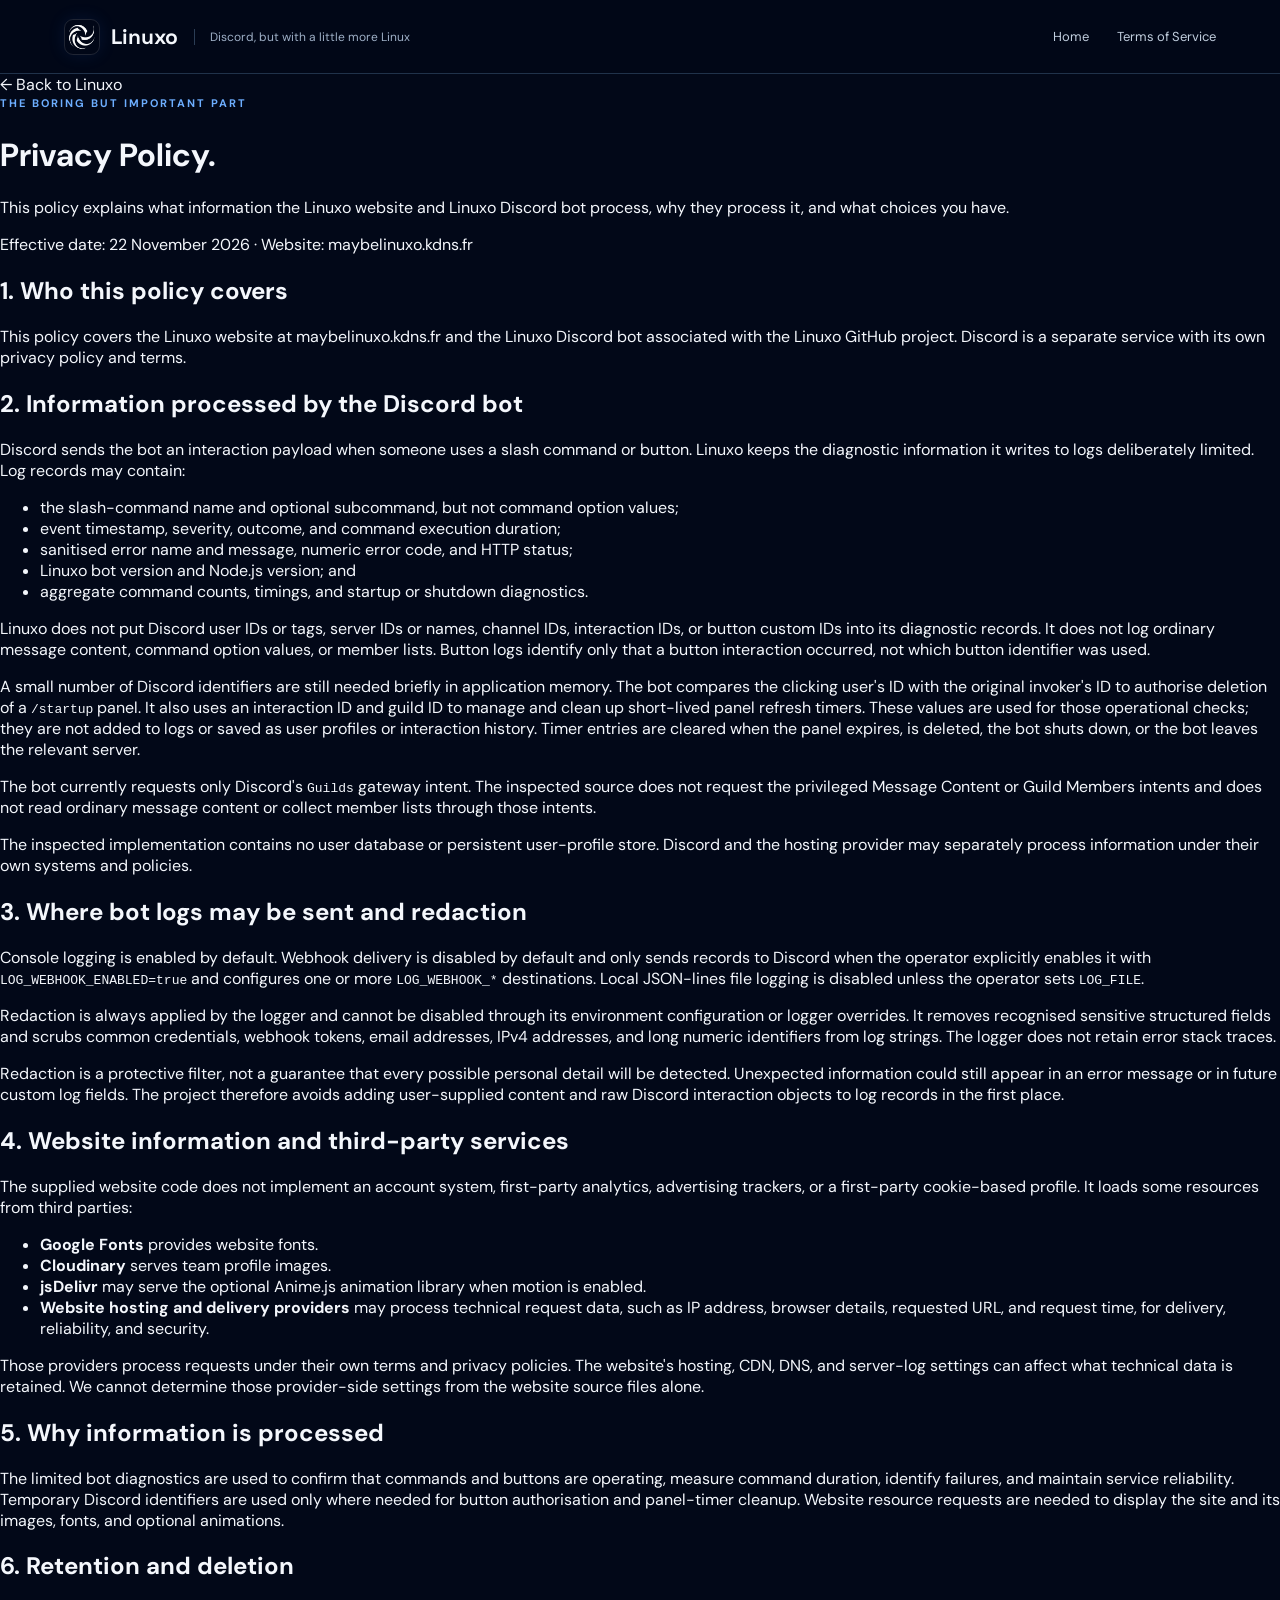
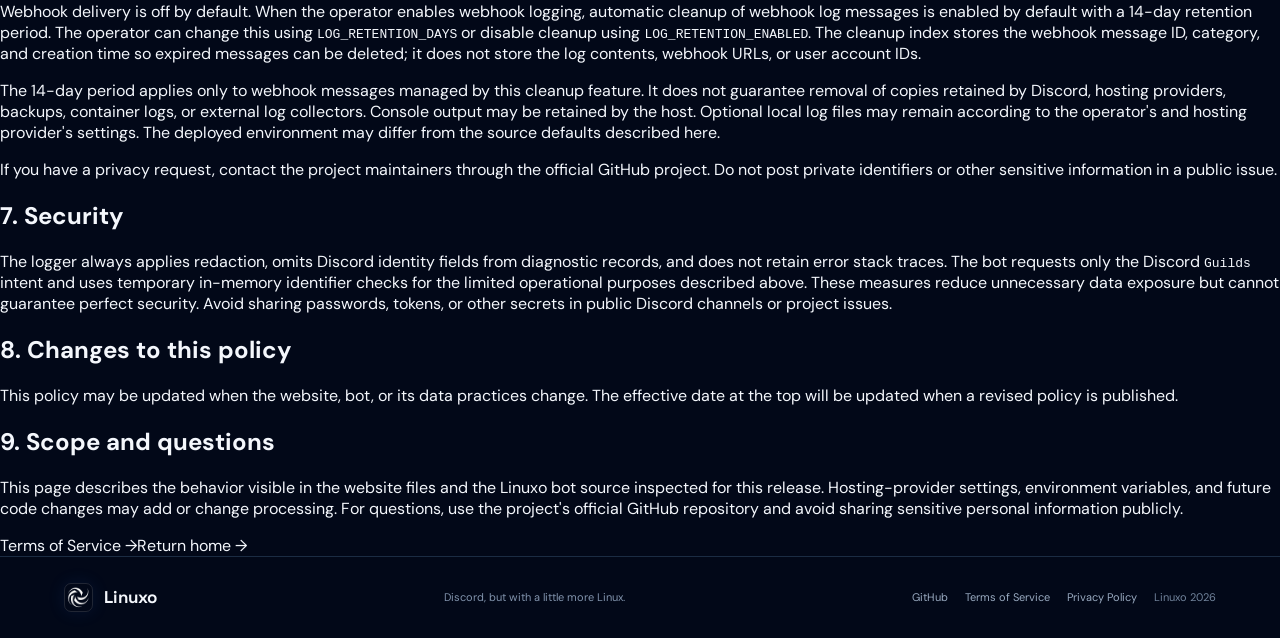
<file: privacy.html>
<!doctype html>
<html lang="en">
<head>
<meta charset="utf-8">
<meta name="viewport" content="width=device-width, initial-scale=1">
<meta name="theme-color" content="#020818">
<meta name="description" content="Privacy Policy for the Linuxo website and Discord bot.">
<title>Privacy Policy | Linuxo</title>
<link rel="preconnect" href="https://fonts.googleapis.com">
<link rel="preconnect" href="https://fonts.gstatic.com" crossorigin>
<link href="https://fonts.googleapis.com/css2?family=DM+Sans:wght@400;500;600;700&family=Space+Grotesk:wght@400;500;600;700&display=swap" rel="stylesheet">
<link rel="stylesheet" href="styles.css">
</head>
<body class="legal-body">
<header class="topbar">
 <a class="brand" href="index.html" aria-label="Linuxo home"><img class="brand-logo" src="linuxo-logo.png" alt=""><b>Linuxo</b><span class="tagline">Discord, but with a little more Linux</span></a>
 <nav aria-label="Main navigation"><a href="index.html">Home</a><a href="terms.html">Terms of Service</a></nav>
</header>
<main class="legal-main">
 <a class="legal-back" href="index.html">← Back to Linuxo</a>
 <p class="eyebrow">THE BORING BUT IMPORTANT PART</p>
 <h1>Privacy <span>Policy.</span></h1>
 <p class="legal-lead">This policy explains what information the Linuxo website and Linuxo Discord bot process, why they process it, and what choices you have.</p>
 <p class="legal-updated">Effective date: 22 November 2026 · Website: <a href="https://maybelinuxo.kdns.fr">maybelinuxo.kdns.fr</a></p>

 <section class="legal-section"><h2>1. Who this policy covers</h2><p>This policy covers the Linuxo website at maybelinuxo.kdns.fr and the Linuxo Discord bot associated with the <a href="https://github.com/Krishnadehariyareturns/Linuxo-Is-On" target="_blank" rel="noopener noreferrer">Linuxo GitHub project</a>. Discord is a separate service with its own privacy policy and terms.</p></section>
 <section class="legal-section"><h2>2. Information processed by the Discord bot</h2>
<p>Discord sends the bot an interaction payload when someone uses a slash command or button. Linuxo keeps the diagnostic information it writes to logs deliberately limited. Log records may contain:</p>
<ul>
<li>the slash-command name and optional subcommand, but not command option values;</li>
<li>event timestamp, severity, outcome, and command execution duration;</li>
<li>sanitised error name and message, numeric error code, and HTTP status;</li>
<li>Linuxo bot version and Node.js version; and</li>
<li>aggregate command counts, timings, and startup or shutdown diagnostics.</li>
</ul>
<p>Linuxo does not put Discord user IDs or tags, server IDs or names, channel IDs, interaction IDs, or button custom IDs into its diagnostic records. It does not log ordinary message content, command option values, or member lists. Button logs identify only that a button interaction occurred, not which button identifier was used.</p>
<p>A small number of Discord identifiers are still needed briefly in application memory. The bot compares the clicking user's ID with the original invoker's ID to authorise deletion of a <code>/startup</code> panel. It also uses an interaction ID and guild ID to manage and clean up short-lived panel refresh timers. These values are used for those operational checks; they are not added to logs or saved as user profiles or interaction history. Timer entries are cleared when the panel expires, is deleted, the bot shuts down, or the bot leaves the relevant server.</p>
<p>The bot currently requests only Discord's <code>Guilds</code> gateway intent. The inspected source does not request the privileged Message Content or Guild Members intents and does not read ordinary message content or collect member lists through those intents.</p>
<p>The inspected implementation contains no user database or persistent user-profile store. Discord and the hosting provider may separately process information under their own systems and policies.</p></section>
 <section class="legal-section"><h2>3. Where bot logs may be sent and redaction</h2>
<p>Console logging is enabled by default. Webhook delivery is disabled by default and only sends records to Discord when the operator explicitly enables it with <code>LOG_WEBHOOK_ENABLED=true</code> and configures one or more <code>LOG_WEBHOOK_*</code> destinations. Local JSON-lines file logging is disabled unless the operator sets <code>LOG_FILE</code>.</p>
<p>Redaction is always applied by the logger and cannot be disabled through its environment configuration or logger overrides. It removes recognised sensitive structured fields and scrubs common credentials, webhook tokens, email addresses, IPv4 addresses, and long numeric identifiers from log strings. The logger does not retain error stack traces.</p>
<p>Redaction is a protective filter, not a guarantee that every possible personal detail will be detected. Unexpected information could still appear in an error message or in future custom log fields. The project therefore avoids adding user-supplied content and raw Discord interaction objects to log records in the first place.</p></section>
 <section class="legal-section"><h2>4. Website information and third-party services</h2><p>The supplied website code does not implement an account system, first-party analytics, advertising trackers, or a first-party cookie-based profile. It loads some resources from third parties:</p><ul><li><strong>Google Fonts</strong> provides website fonts.</li><li><strong>Cloudinary</strong> serves team profile images.</li><li><strong>jsDelivr</strong> may serve the optional Anime.js animation library when motion is enabled.</li><li><strong>Website hosting and delivery providers</strong> may process technical request data, such as IP address, browser details, requested URL, and request time, for delivery, reliability, and security.</li></ul><p>Those providers process requests under their own terms and privacy policies. The website's hosting, CDN, DNS, and server-log settings can affect what technical data is retained. We cannot determine those provider-side settings from the website source files alone.</p></section>
 <section class="legal-section"><h2>5. Why information is processed</h2>
<p>The limited bot diagnostics are used to confirm that commands and buttons are operating, measure command duration, identify failures, and maintain service reliability. Temporary Discord identifiers are used only where needed for button authorisation and panel-timer cleanup. Website resource requests are needed to display the site and its images, fonts, and optional animations.</p></section>
 <section class="legal-section"><h2>6. Retention and deletion</h2>
<p>Webhook delivery is off by default. When the operator enables webhook logging, automatic cleanup of webhook log messages is enabled by default with a 14-day retention period. The operator can change this using <code>LOG_RETENTION_DAYS</code> or disable cleanup using <code>LOG_RETENTION_ENABLED</code>. The cleanup index stores the webhook message ID, category, and creation time so expired messages can be deleted; it does not store the log contents, webhook URLs, or user account IDs.</p>
<p>The 14-day period applies only to webhook messages managed by this cleanup feature. It does not guarantee removal of copies retained by Discord, hosting providers, backups, container logs, or external log collectors. Console output may be retained by the host. Optional local log files may remain according to the operator's and hosting provider's settings. The deployed environment may differ from the source defaults described here.</p>
<p>If you have a privacy request, contact the project maintainers through the <a href="https://github.com/Krishnadehariyareturns/Linuxo-Is-On" target="_blank" rel="noopener noreferrer">official GitHub project</a>. Do not post private identifiers or other sensitive information in a public issue.</p></section>
 <section class="legal-section"><h2>7. Security</h2>
<p>The logger always applies redaction, omits Discord identity fields from diagnostic records, and does not retain error stack traces. The bot requests only the Discord <code>Guilds</code> intent and uses temporary in-memory identifier checks for the limited operational purposes described above. These measures reduce unnecessary data exposure but cannot guarantee perfect security. Avoid sharing passwords, tokens, or other secrets in public Discord channels or project issues.</p></section>
 <section class="legal-section"><h2>8. Changes to this policy</h2><p>This policy may be updated when the website, bot, or its data practices change. The effective date at the top will be updated when a revised policy is published.</p></section>
 <section class="legal-section"><h2>9. Scope and questions</h2><p>This page describes the behavior visible in the website files and the Linuxo bot source inspected for this release. Hosting-provider settings, environment variables, and future code changes may add or change processing. For questions, use the project's official GitHub repository and avoid sharing sensitive personal information publicly.</p></section>
 <div class="legal-footer"><a href="terms.html">Terms of Service →</a><a href="index.html">Return home →</a></div>
</main>
<footer class="site-footer"><a class="footer-brand" href="index.html"><img class="brand-logo footer-logo" src="linuxo-logo.png" alt=""><b>Linuxo</b></a><p>Discord, but with a little more Linux.</p><nav class="footer-links" aria-label="Footer links"><a href="https://github.com/Krishnadehariyareturns/Linuxo-Is-On" target="_blank" rel="noopener noreferrer">GitHub</a><a href="terms.html">Terms of Service</a><a href="privacy.html">Privacy Policy</a><span class="copyright">Linuxo 2026</span></nav></footer>
</body>
</html>
</file>
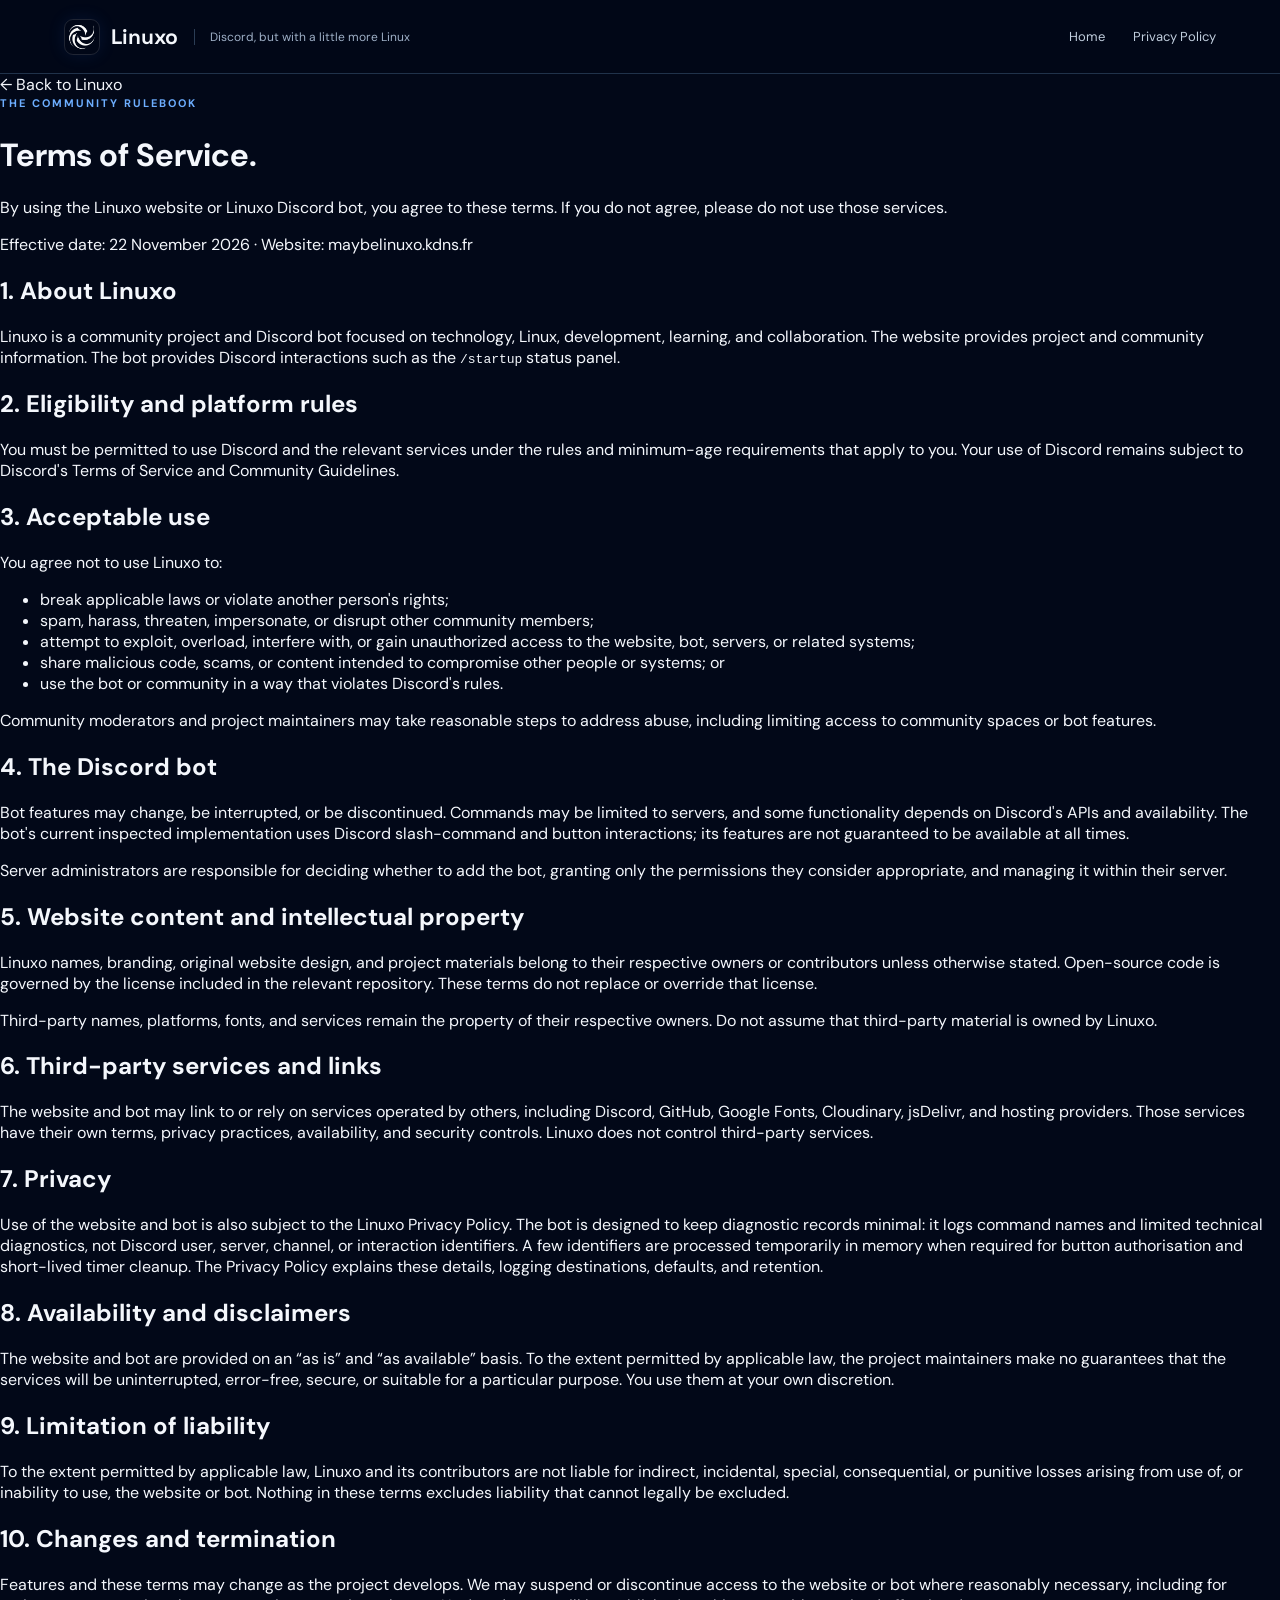
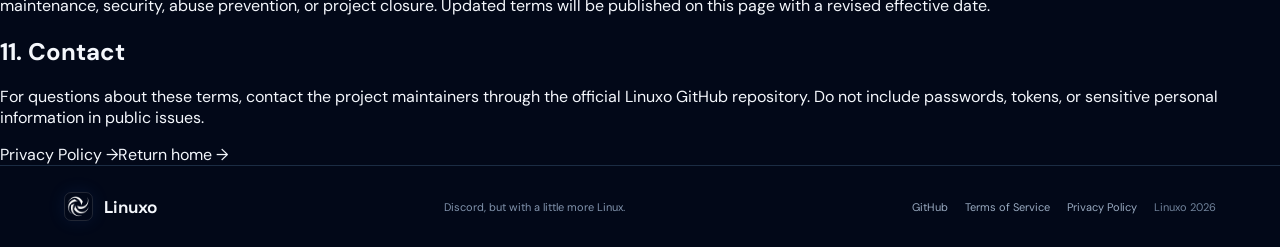
<file: terms.html>
<!doctype html>
<html lang="en">
<head>
<meta charset="utf-8">
<meta name="viewport" content="width=device-width, initial-scale=1">
<meta name="theme-color" content="#020818">
<meta name="description" content="Terms of Service for the Linuxo website and Discord bot.">
<title>Terms of Service | Linuxo</title>
<link rel="preconnect" href="https://fonts.googleapis.com">
<link rel="preconnect" href="https://fonts.gstatic.com" crossorigin>
<link href="https://fonts.googleapis.com/css2?family=DM+Sans:wght@400;500;600;700&family=Space+Grotesk:wght@400;500;600;700&display=swap" rel="stylesheet">
<link rel="stylesheet" href="styles.css">
</head>
<body class="legal-body">
<header class="topbar">
 <a class="brand" href="index.html" aria-label="Linuxo home"><img class="brand-logo" src="linuxo-logo.png" alt=""><b>Linuxo</b><span class="tagline">Discord, but with a little more Linux</span></a>
 <nav aria-label="Main navigation"><a href="index.html">Home</a><a href="privacy.html">Privacy Policy</a></nav>
</header>
<main class="legal-main">
 <a class="legal-back" href="index.html">← Back to Linuxo</a>
 <p class="eyebrow">THE COMMUNITY RULEBOOK</p>
 <h1>Terms of <span>Service.</span></h1>
 <p class="legal-lead">By using the Linuxo website or Linuxo Discord bot, you agree to these terms. If you do not agree, please do not use those services.</p>
 <p class="legal-updated">Effective date: 22 November 2026 · Website: <a href="https://maybelinuxo.kdns.fr">maybelinuxo.kdns.fr</a></p>

 <section class="legal-section"><h2>1. About Linuxo</h2><p>Linuxo is a community project and Discord bot focused on technology, Linux, development, learning, and collaboration. The website provides project and community information. The bot provides Discord interactions such as the <code>/startup</code> status panel.</p></section>
 <section class="legal-section"><h2>2. Eligibility and platform rules</h2><p>You must be permitted to use Discord and the relevant services under the rules and minimum-age requirements that apply to you. Your use of Discord remains subject to <a href="https://discord.com/terms" target="_blank" rel="noopener noreferrer">Discord's Terms of Service</a> and <a href="https://discord.com/guidelines" target="_blank" rel="noopener noreferrer">Community Guidelines</a>.</p></section>
 <section class="legal-section"><h2>3. Acceptable use</h2><p>You agree not to use Linuxo to:</p><ul><li>break applicable laws or violate another person's rights;</li><li>spam, harass, threaten, impersonate, or disrupt other community members;</li><li>attempt to exploit, overload, interfere with, or gain unauthorized access to the website, bot, servers, or related systems;</li><li>share malicious code, scams, or content intended to compromise other people or systems; or</li><li>use the bot or community in a way that violates Discord's rules.</li></ul><p>Community moderators and project maintainers may take reasonable steps to address abuse, including limiting access to community spaces or bot features.</p></section>
 <section class="legal-section"><h2>4. The Discord bot</h2><p>Bot features may change, be interrupted, or be discontinued. Commands may be limited to servers, and some functionality depends on Discord's APIs and availability. The bot's current inspected implementation uses Discord slash-command and button interactions; its features are not guaranteed to be available at all times.</p><p>Server administrators are responsible for deciding whether to add the bot, granting only the permissions they consider appropriate, and managing it within their server.</p></section>
 <section class="legal-section"><h2>5. Website content and intellectual property</h2><p>Linuxo names, branding, original website design, and project materials belong to their respective owners or contributors unless otherwise stated. Open-source code is governed by the license included in the relevant repository. These terms do not replace or override that license.</p><p>Third-party names, platforms, fonts, and services remain the property of their respective owners. Do not assume that third-party material is owned by Linuxo.</p></section>
 <section class="legal-section"><h2>6. Third-party services and links</h2><p>The website and bot may link to or rely on services operated by others, including Discord, GitHub, Google Fonts, Cloudinary, jsDelivr, and hosting providers. Those services have their own terms, privacy practices, availability, and security controls. Linuxo does not control third-party services.</p></section>
 <section class="legal-section"><h2>7. Privacy</h2><p>Use of the website and bot is also subject to the <a href="privacy.html">Linuxo Privacy Policy</a>. The bot is designed to keep diagnostic records minimal: it logs command names and limited technical diagnostics, not Discord user, server, channel, or interaction identifiers. A few identifiers are processed temporarily in memory when required for button authorisation and short-lived timer cleanup. The Privacy Policy explains these details, logging destinations, defaults, and retention.</p></section>
 <section class="legal-section"><h2>8. Availability and disclaimers</h2><p>The website and bot are provided on an “as is” and “as available” basis. To the extent permitted by applicable law, the project maintainers make no guarantees that the services will be uninterrupted, error-free, secure, or suitable for a particular purpose. You use them at your own discretion.</p></section>
 <section class="legal-section"><h2>9. Limitation of liability</h2><p>To the extent permitted by applicable law, Linuxo and its contributors are not liable for indirect, incidental, special, consequential, or punitive losses arising from use of, or inability to use, the website or bot. Nothing in these terms excludes liability that cannot legally be excluded.</p></section>
 <section class="legal-section"><h2>10. Changes and termination</h2><p>Features and these terms may change as the project develops. We may suspend or discontinue access to the website or bot where reasonably necessary, including for maintenance, security, abuse prevention, or project closure. Updated terms will be published on this page with a revised effective date.</p></section>
 <section class="legal-section"><h2>11. Contact</h2><p>For questions about these terms, contact the project maintainers through the <a href="https://github.com/Krishnadehariyareturns/Linuxo-Is-On" target="_blank" rel="noopener noreferrer">official Linuxo GitHub repository</a>. Do not include passwords, tokens, or sensitive personal information in public issues.</p></section>
 <div class="legal-footer"><a href="privacy.html">Privacy Policy →</a><a href="index.html">Return home →</a></div>
</main>
<footer class="site-footer"><a class="footer-brand" href="index.html"><img class="brand-logo footer-logo" src="linuxo-logo.png" alt=""><b>Linuxo</b></a><p>Discord, but with a little more Linux.</p><nav class="footer-links" aria-label="Footer links"><a href="https://github.com/Krishnadehariyareturns/Linuxo-Is-On" target="_blank" rel="noopener noreferrer">GitHub</a><a href="terms.html">Terms of Service</a><a href="privacy.html">Privacy Policy</a><span class="copyright">Linuxo 2026</span></nav></footer>
</body>
</html>
</file>
<file: styles.css>
*{box-sizing:border-box}
:root{--bg:#020818;--surface:#0a1728;--blue:#3988ff;--text:#f4f7fc;--muted:#a9b9ce;--line:#1c3049;--font:'DM Sans',sans-serif;--display:'Space Grotesk',sans-serif;--serif:'Cormorant Garamond',serif}
html{scroll-behavior:smooth;scroll-padding-top:82px}
body{margin:0;background:var(--bg);color:var(--text);font-family:var(--font);overflow-x:hidden}
a{color:inherit;text-decoration:none}
.topbar{min-height:74px;display:flex;align-items:center;justify-content:space-between;gap:28px;padding:0 max(5%,calc((100% - 1240px)/2));border-bottom:1px solid #20324a;position:sticky;top:0;z-index:10;background:#020818f2;backdrop-filter:blur(16px)}
.brand,.footer-brand{display:flex;align-items:center;gap:11px;white-space:nowrap}.brand b,.footer-brand b{font:700 21px var(--display)}.brand-logo{width:36px;height:36px;display:block;object-fit:cover;border-radius:9px;border:1px solid rgba(255,255,255,.12);box-shadow:0 0 18px rgba(50,132,255,.10)}.tagline{font-size:12px;color:#9eafc6;border-left:1px solid #2b3d55;padding-left:15px;margin-left:5px}
.topbar nav{display:flex;align-items:center;gap:28px}.topbar nav>a{font-size:13px;color:#c1cede;transition:color .2s}.topbar nav>a:hover,.topbar nav>a.active{color:#6eafff}.nav-join{border:1px solid #355d92;border-radius:8px;padding:10px 15px;color:#fff}.menu-toggle{display:none}
.hero{width:min(1240px,90%);margin:auto;min-height:480px;padding:48px 0 40px;display:grid;grid-template-columns:1.02fr .98fr;align-items:center;gap:30px;border-bottom:1px solid var(--line)}.hero-copy{position:relative;z-index:1}.eyebrow{color:#6daeff;font-weight:700;font-size:11px;letter-spacing:2px;line-height:1.6;margin:0 0 14px}.hero h1{font:700 clamp(42px,5.1vw,66px)/1.04 var(--display);letter-spacing:-2.4px;margin:0}.serif-accent{font-family:var(--serif);font-style:italic;font-weight:600;letter-spacing:-.045em;font-size:1.08em}.hero h1 span,.developer-head h2 span,.faq h2 span{color:#4a94ff}.intro{font-size:16px;line-height:1.75;color:#b6c5d9;max-width:510px;margin:20px 0 28px}.actions{display:flex;gap:12px;align-items:center;flex-wrap:wrap}.btn{min-height:46px;display:inline-flex;align-items:center;justify-content:center;gap:15px;padding:0 18px;border-radius:8px;font-size:13px;font-weight:700;transition:background .2s,border-color .2s,transform .2s}.btn:hover{transform:translateY(-2px);outline:1px solid var(--blue);outline-offset:2px;box-shadow:0 0 0 4px rgba(57,136,255,.12),0 0 22px rgba(57,136,255,.12)}.primary{background:#2676e8;color:#fff;border:1px solid #3988ff}.primary:hover{background:#3988ff;border-color:#78b3ff}.secondary{border:1px solid #344a65;color:#e2eaf5;background:#0b1727}.secondary:hover{border-color:#3988ff}.hero-visual{min-width:0;display:grid;place-items:center;overflow:hidden}.hero-art{display:block;width:100%;max-width:540px;height:auto;object-fit:contain;mix-blend-mode:screen;-webkit-mask-image:radial-gradient(ellipse at center,#000 88%,rgba(0,0,0,.94) 93%,transparent 100%);mask-image:radial-gradient(ellipse at center,#000 88%,rgba(0,0,0,.94) 93%,transparent 100%)}
.feature-strip{width:min(1240px,90%);margin:auto;display:grid;grid-template-columns:repeat(4,minmax(0,1fr));padding:34px 0 39px;border-bottom:1px solid var(--line)}.feature{padding:8px 24px 8px 20px;border-left:1px solid #23364e}.feature:first-child{border-left:0;padding-left:0}.feature-number{font:600 11px var(--display);letter-spacing:1.5px;color:#609bea}.feature h3{font:600 17px var(--display);margin:13px 0 9px}.feature p{font-size:13px;line-height:1.7;color:var(--muted);margin:0;max-width:245px}
.section-wrap{width:min(1120px,88%);margin:auto}.developers{padding:68px 0 72px}.developer-head{display:flex;justify-content:space-between;align-items:flex-end;gap:30px;margin-bottom:28px}.developer-head .eyebrow{margin-bottom:8px}.developer-head h2,.faq h2{font:600 clamp(27px,3.3vw,38px)/1.15 var(--display);letter-spacing:-1.2px;margin:0}.developer-head>div>p:last-child{font-size:14px;color:var(--muted);line-height:1.7;max-width:630px;margin:12px 0 0}.text-link,.profile-link{font-size:12px;color:#8bbcff;white-space:nowrap}.text-link span{margin-left:7px}.dev-grid{display:grid;grid-template-columns:repeat(3,minmax(0,1fr));gap:18px;align-items:stretch}.dev-card{padding:24px 22px 22px;border:1px solid #233850;border-radius:12px;background:linear-gradient(145deg,#0b192b,#091423);min-height:260px;transition:border-color .2s,transform .2s}.dev-card:hover{transform:translateY(-3px);border-color:#3a6da9}.avatar{width:68px;height:68px;min-width:68px;border-radius:50%;object-fit:cover;object-position:center;display:block;border:2px solid #395778;margin:0 0 17px;aspect-ratio:1}.dev-card h3{font:600 17px var(--display);margin:0 0 4px}.role{color:#80b4ff;font-size:11px;margin:0 0 13px}.bio{font-size:12px;line-height:1.7;color:#b2c1d5;margin:0 0 19px}.profile-link{display:inline-block;white-space:normal}
.join{min-height:270px;padding:48px 5%;display:grid;place-items:center;text-align:center;border-top:1px solid var(--line);border-bottom:1px solid var(--line);background:linear-gradient(90deg,rgba(2,8,24,.48),rgba(2,8,24,.32) 50%,rgba(2,8,24,.48)),linear-gradient(0deg,rgba(2,8,24,.48),rgba(2,8,24,.2)),url("footer-landscape.webp") center center/cover no-repeat}.join-copy{max-width:680px}.join-copy .eyebrow{margin-bottom:10px}.join h2{font:600 clamp(30px,4vw,42px)/1.15 var(--display);letter-spacing:-1.4px;margin:0}.join-copy>p:not(.eyebrow){font-size:14px;line-height:1.7;color:#b5c5d9;margin:13px 0 22px}.faq{display:grid;grid-template-columns:1fr 1fr;gap:40px;align-items:center;padding-top:48px;padding-bottom:48px}.faq .eyebrow{margin-bottom:9px}.faq>p{font-size:13px;line-height:1.8;color:var(--muted);margin:0}
.site-footer{min-height:82px;display:flex;align-items:center;justify-content:space-between;gap:18px;padding:17px max(5%,calc((100% - 1240px)/2));border-top:1px solid #1b2c43}.site-footer .footer-brand b{font-size:17px}.footer-logo{width:29px;height:29px;border-radius:7px}.site-footer>p{font-size:11px;color:#8294ad}.footer-links{display:flex;align-items:center;justify-content:flex-end;flex-wrap:wrap;gap:17px}.footer-links a,.footer-unavailable,.copyright{font-size:11px;color:#9aabc1;white-space:nowrap}.footer-links a{transition:color .2s,text-shadow .2s}.footer-links a:hover{color:#fff;text-shadow:0 0 12px rgba(57,136,255,.55)}.footer-unavailable{color:#64748b;cursor:default}.copyright{color:#71839b}
.reveal{opacity:0;transform:translateY(12px);transition:opacity .55s ease,transform .55s ease}.reveal.visible{opacity:1;transform:translateY(0)}
@media(max-width:900px){.topbar{padding-inline:5%}.tagline{display:none}.topbar nav{gap:18px}.hero{width:90%;min-height:420px;gap:10px}.hero h1{font-size:clamp(40px,5.5vw,54px)}.hero-art{width:110%}.feature{padding-right:14px;padding-left:15px}.dev-grid{grid-template-columns:repeat(2,minmax(0,1fr))}.dev-card{min-height:250px}.section-wrap{width:90%}}
@media(max-width:620px){.topbar{height:65px;min-height:65px;padding:0 5%}.brand b{font-size:19px}.brand-mark{width:31px;height:31px}.menu-toggle{display:flex;flex-direction:column;gap:5px;background:transparent;border:1px solid #2b3f59;border-radius:7px;padding:9px}.menu-toggle i{width:18px;height:2px;background:#d8e6f8;display:block}.topbar nav{display:none;position:absolute;left:0;right:0;top:64px;background:#020818fb;padding:10px 5% 18px;align-items:stretch;gap:0;border-bottom:1px solid #243a55}.topbar nav.open{display:flex;flex-direction:column}.topbar nav>a{padding:13px 0;border-bottom:1px solid #1a2b41}.topbar nav>a.active:after{display:none}.nav-join{text-align:center;margin-top:12px;padding:12px}.hero{width:88%;grid-template-columns:1fr;padding:44px 0 25px;gap:0}.hero h1{font-size:clamp(39px,10vw,52px);letter-spacing:-1.8px}.intro{font-size:14px;line-height:1.7;margin:16px 0 22px}.actions{gap:9px}.btn{font-size:12px;min-height:44px;padding:0 14px}.hero-visual{margin-top:12px;max-height:300px}.hero-art{width:100%;max-width:390px}.feature-strip{width:88%;grid-template-columns:1fr 1fr;padding:22px 0 28px;gap:0}.feature{padding:14px 12px;border-left:1px solid #23364e;border-top:1px solid #23364e}.feature:nth-child(odd){border-left:0;padding-left:0}.feature:nth-child(-n+2){border-top:0}.feature h3{font-size:14px;margin:10px 0 7px}.feature p{font-size:11px;line-height:1.65}.developers{padding:45px 0}.developer-head{align-items:flex-start;flex-direction:column;gap:17px;margin-bottom:22px}.developer-head h2,.faq h2{font-size:29px}.developer-head>div>p:last-child{font-size:12px}.dev-grid{gap:10px}.dev-card{padding:16px 13px;min-height:250px}.avatar{width:56px;height:56px;min-width:56px;margin-bottom:13px}.dev-card h3{font-size:15px}.role{font-size:10px;margin-bottom:10px}.bio{font-size:11px;line-height:1.65}.join{min-height:230px;padding:38px 6%;background-position:center,center,left center}.join h2{font-size:30px}.join-copy>p:not(.eyebrow){font-size:12px}.faq{grid-template-columns:1fr;gap:13px;padding-top:37px;padding-bottom:37px}footer{padding:16px 5%;flex-wrap:wrap;gap:12px}footer>p{display:none}footer>div{gap:15px}footer>div a{font-size:11px}}
@media(max-width:620px){.dev-grid{grid-template-columns:1fr}.dev-card{min-height:0}.avatar{width:60px;height:60px;min-width:60px}}
@media(max-width:360px){.dev-grid{grid-template-columns:1fr}.dev-card{min-height:235px}.actions .btn{flex:1}.feature h3{font-size:13px}}
@media(prefers-reduced-motion:reduce){*,*::before,*::after{animation-duration:.01ms!important;transition-duration:.01ms!important;scroll-behavior:auto!important}.reveal{opacity:1;transform:none}}

/* Subtle Linear-inspired motion and interaction polish */
.hero{position:relative}
.hero:before{content:"";position:absolute;inset:4% 0 8% 8%;pointer-events:none;background:radial-gradient(ellipse at 72% 48%,rgba(36,112,230,.12),transparent 56%);filter:blur(24px);opacity:.8;animation:ambient-drift 9s ease-in-out infinite alternate}
.hero-copy,.hero-visual{will-change:opacity,transform}
.reveal{transition:opacity .72s cubic-bezier(.2,.7,.2,1),transform .72s cubic-bezier(.2,.7,.2,1)}
.feature:nth-child(2){transition-delay:.08s}.feature:nth-child(3){transition-delay:.16s}.feature:nth-child(4){transition-delay:.24s}
.dev-card:nth-child(2){transition-delay:.08s}.dev-card:nth-child(3){transition-delay:.16s}.dev-card:nth-child(4){transition-delay:.24s}
.reveal-section{opacity:0;transform:translateY(16px);transition:opacity .8s ease,transform .8s ease}
.reveal-section.visible{opacity:1;transform:translateY(0)}
a:focus-visible,button:focus-visible{outline:2px solid var(--blue);outline-offset:4px;border-radius:5px}
@keyframes ambient-drift{from{transform:translate3d(-1%,0,0) scale(.96)}to{transform:translate3d(1.5%,1%,0) scale(1.04)}}
@media(max-width:620px){.site-footer{align-items:flex-start;flex-direction:column;gap:13px}.footer-links{justify-content:flex-start;gap:12px 16px}.site-footer>p{display:block;margin:0}}
@media(prefers-reduced-motion:reduce){.hero:before{animation:none}.reveal-section{opacity:1;transform:none}}
</file>
